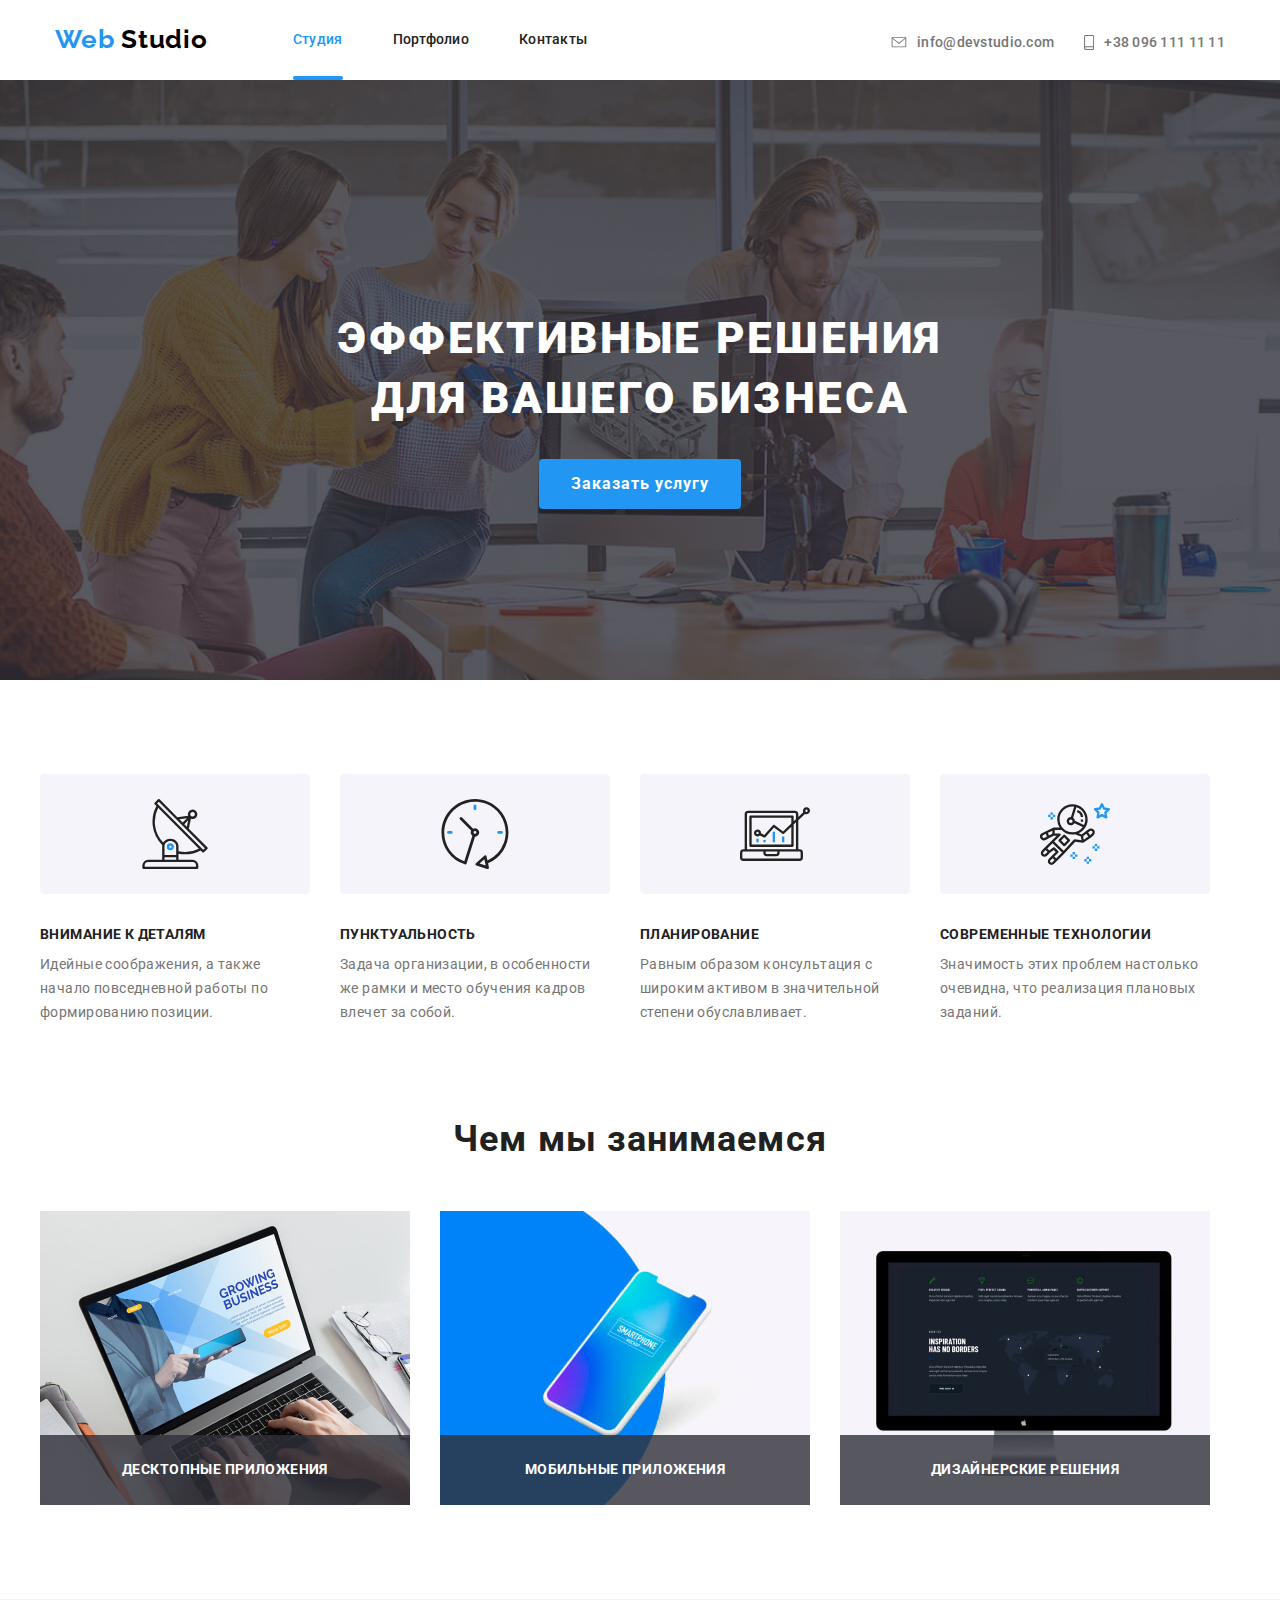
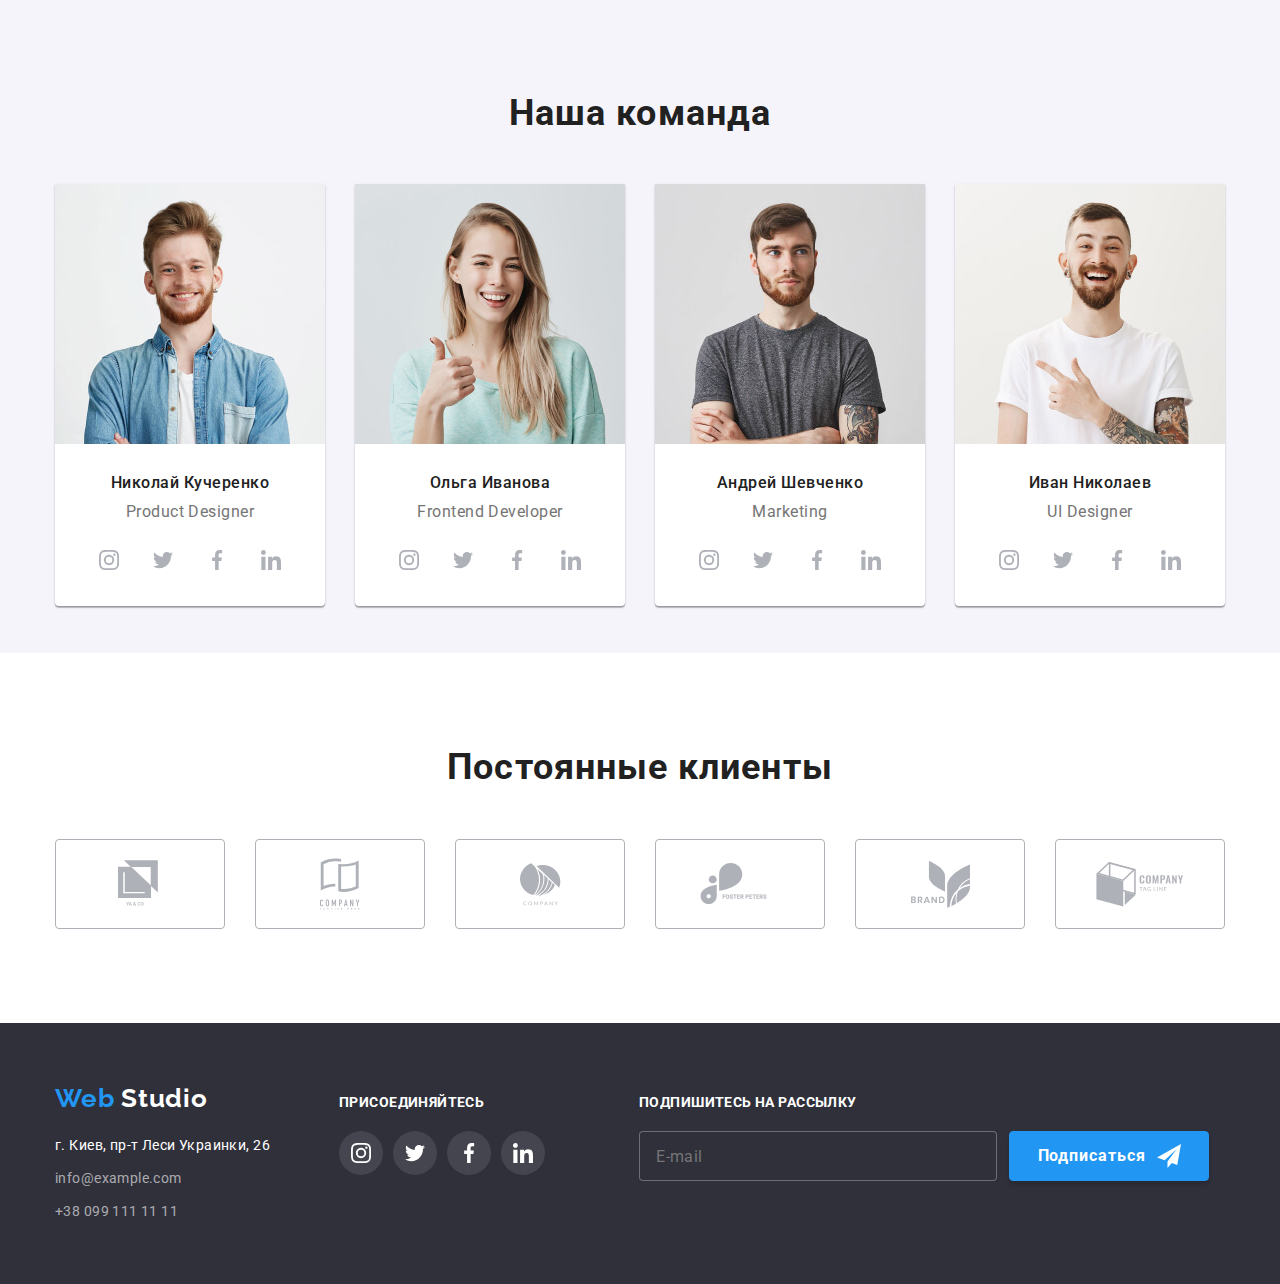
<file: index.html>
<!DOCTYPE html>
<html lang="ru">
  <head>
    <meta charset="UTF-8" />
    <meta name="viewport" content="width=device-width, initial-scale=1.0" />
    <title>Web Studio</title>
    <link rel="stylesheet" href="https://cdnjs.cloudflare.com/ajax/libs/animate.css/4.0.0/animate.min.css"/>
    <link href="https://fonts.googleapis.com/css2?family=Raleway:wght@700&family=Roboto:wght@400;500;700;900&display=swap" rel="stylesheet">
    <link rel="stylesheet" href="./css/main.min.css" />
  </head>
  <body>
    <!-- Шапка -->
    <header class="page-header">
      <div class="container">
        <nav class="main-navigation">
          <a class="logo link" href="" lang="en"
            ><span class="logo-item">Web</span> Studio</a
          >
          <ul class="navigation-list list">
            <li class="navigation-list-item">
              <a href="./index.html" class="navigation-list-link link current"
                >Студия</a
              >
            </li>
            <li class="navigation-list-item">
              <a href="./portfolio.html" class="navigation-list-link link"
                >Портфолио</a
              >
            </li>
            <li class="navigation-list-item">
              <a href="" class="navigation-list-link link">Контакты</a>
            </li>
          </ul>
        </nav>
          <ul class="contacts-list list">
            <li class="contacts-list-item">

              <a
                href="mailto:info@devstudio.com" class="contacts-link link" lang="en">
                <svg class="contacts-list-icon" width ="16" height="11">
                  <use href="./images/sprite.svg#icon-envelope"></use>
                </svg>
                info@devstudio.com
              </a>
            </li>
            <li class="contacts-list-item">
              <a href="tel:+380961111111" class="contacts-link link">
                <svg class="contacts-list-icon" width ="10" height="15">
                  <use href="./images/sprite.svg#icon-smartphone"></use>
                </svg>
                +38 096 111 11 11</a
              >
            </li>
          </ul>
      </div>
    </header>
    <main>
      <!-- Герой -->
      <section class="hero-section">
          <h1 class="hero-title">
            Эффективные решения <br />
            для вашего бизнеса
          </h1>
          <button data-modal-open type="button" class="hero-modal-btn">Заказать услугу</button>
          </div>
        </section>

      <!-- Преимущества -->
      <section class="advantages-section">
        <div class="container">
          <h2 hidden>Преимущества</h2>
          <ul class="advantages-list list">
            <li class="advantages-list-item">
              <svg aria-label="Спутниковая тарелка" class="icon-advantage">
                <use href="./images/sprite.svg#icon-advantage-1"></use>
              </svg>
              <h3 class="advantages-list-name">Внимание к деталям</h3>
              <p class="advantages-list-description">
                Идейные соображения, а также начало повседневной работы по
                формированию позиции.
              </p>
            </li>
            <li class="advantages-list-item">
              <svg aria-label="Часы" class="icon-advantage">
                <use href="./images/sprite.svg#icon-advantage-2"></use>
              </svg>
              <h3 class="advantages-list-name">Пунктуальность</h3>
              <p class="advantages-list-description">
                Задача организации, в особенности же рамки и место обучения
                кадров влечет за собой.
              </p>
            </li>
            <li class="advantages-list-item">
              <svg aria-label="Диаграмма" class="icon-advantage">
                <use href="./images/sprite.svg#icon-advantage-3"></use>
              </svg>
              <h3 class="advantages-list-name">Планирование</h3>
              <p class="advantages-list-description">
                Равным образом консультация с широким активом в значительной
                степени обуславливает.
              </p>
            </li>
            <li class="advantages-list-item">
              <svg aria-label="Космонавт" class="icon-advantage">
                <use href="./images/sprite.svg#icon-advantage-4"></use>
              </svg>
              <h3 class="advantages-list-name">Современные технологии</h3>
              <p class="advantages-list-description">
                Значимость этих проблем настолько очевидна, что реализация
                плановых заданий.
              </p>
            </li>
          </ul>
        </div>
      </section>

      <!-- Примеры работ -->
      <section class="examples-section">
        <div class="container">
          <h2 class="title">Чем мы занимаемся</h2>

          <ul class="examples-list list">
            <li class="examples-list-item">
              <img
                class="examples-list-img"
                src="./images/work-examples/example-1.jpg"
                alt="Ноутбук"
                width="370"
                height="294"
              />
              <b class="examples-list-name">Десктопные приложения</b>
            </li>
            <li class="examples-list-item">
              <img
                class="examples-list-img"
                src="./images/work-examples/example-2.jpg"
                alt="Смартфон"
                width="370"
                height="294"
              />
              <b class="examples-list-name">Мобильные приложения</b>
            </li>
            <li class="examples-list-item">
              <img
                class="examples-list-img"
                src="./images/work-examples/example-3.jpg"
                alt="Екран монитора"
                width="370"
                height="294"
              />
              <b class="examples-list-name">Дизайнерские решения</b>
            </li>
          </ul>
        </div>
      </section>

      <!-- Команда -->
      <section class="team-section">
        <div class="container">
          <h2 class="title">Наша команда</h2>

          <ul class="team-list list">
            <li class="team-list-item">
              <img
                class="team-list-img"
                src="./images/team/teamer-1.jpg"
                alt="Член команды"
                width="270"
                height="260"
              />
              <h3 class="team-list-name">Николай Кучеренко</h3>
              <b class="team-list-position">Product Designer</b>
              <ul class="social-list list">
                <li class="social-list-item">
                  <a
                    href=""
                    class="social-list-link" 
                    aria-label="Иконка Инстаграм">
                    <svg class="social-list-icon">
                      <use href="./images/sprite.svg#icon-instagram"></use>
                    </svg>
                </a>
                </li>
                <li class="social-list-item">
                  <a
                    href=""
                    class="social-list-link"
                    aria-label="Иконка Твиттер"
                    >
                    <svg class="social-list-icon">
                      <use href="./images/sprite.svg#icon-twitter"></use>
                    </svg>
                  </a>
                </li>
                <li class="social-list-item">
                  <a
                    href=""
                    class="social-list-link"
                    aria-label="Иконка Фейсбук"
                    >
                    <svg class="social-list-icon">
                      <use href="./images/sprite.svg#icon-facebook"></use>
                    </svg>
                  </a>
                </li>
                <li class="social-list-item">
                  <a
                    href=""
                    class="social-list-link"
                    aria-label="Иконка ЛинкдИн"
                    >
                    <svg class="social-list-icon">
                      <use href="./images/sprite.svg#icon-linkedin"></use>
                    </svg>
                  </a>
                </li>
              </ul>
            </li>

            <li class="team-list-item">
              <img
                class="team-list-img"
                src="./images/team/teamer-2.jpg"
                alt="Член команды"
                width="270"
                height="260"
              />
              <h3 class="team-list-name">Ольга Иванова</h3>
              <b class="team-list-position">Frontend Developer</b>
              <ul class="social-list list">
                <li class="social-list-item">
                  <a
                    href=""
                    class="social-list-link" 
                    aria-label="Иконка Инстаграм">
                    <svg class="social-list-icon">
                      <use href="./images/sprite.svg#icon-instagram"></use>
                    </svg>
                </a>
                </li>
                <li class="social-list-item">
                  <a
                    href=""
                    class="social-list-link"
                    aria-label="Иконка Твиттер"
                    >
                    <svg class="social-list-icon">
                      <use href="./images/sprite.svg#icon-twitter"></use>
                    </svg>
                  </a>
                </li>
                <li class="social-list-item">
                  <a
                    href=""
                    class="social-list-link"
                    aria-label="Иконка Фейсбук"
                    >
                    <svg class="social-list-icon">
                      <use href="./images/sprite.svg#icon-facebook"></use>
                    </svg>
                  </a>
                </li>
                <li class="social-list-item">
                  <a
                    href=""
                    class="social-list-link"
                    aria-label="Иконка ЛинкдИн"
                    >
                    <svg class="social-list-icon">
                      <use href="./images/sprite.svg#icon-linkedin"></use>
                    </svg>
                  </a>
                </li>
              </ul>
            </li>

            <li class="team-list-item">
              <img
                class="team-list-img"
                src="./images/team/teamer-3.jpg"
                alt="Член команды"
                width="270"
                height="260"
              />
              <h3 class="team-list-name">Андрей Шевченко</h3>
              <b class="team-list-position">Marketing</b>
              <ul class="social-list list">
                <li class="social-list-item">
                  <a
                    href=""
                    class="social-list-link" 
                    aria-label="Иконка Инстаграм">
                    <svg class="social-list-icon">
                      <use href="./images/sprite.svg#icon-instagram"></use>
                    </svg>
                </a>
                </li>
                <li class="social-list-item">
                  <a
                    href=""
                    class="social-list-link"
                    aria-label="Иконка Твиттер"
                    >
                    <svg class="social-list-icon">
                      <use href="./images/sprite.svg#icon-twitter"></use>
                    </svg>
                  </a>
                </li>
                <li class="social-list-item">
                  <a
                    href=""
                    class="social-list-link"
                    aria-label="Иконка Фейсбук"
                    >
                    <svg class="social-list-icon">
                      <use href="./images/sprite.svg#icon-facebook"></use>
                    </svg>
                  </a>
                </li>
                <li class="social-list-item">
                  <a
                    href=""
                    class="social-list-link"
                    aria-label="Иконка ЛинкдИн"
                    >
                    <svg class="social-list-icon">
                      <use href="./images/sprite.svg#icon-linkedin"></use>
                    </svg>
                  </a>
                </li>
              </ul>
            </li>

            <li class="team-list-item">
              <img
                class="team-list-img"
                src="./images/team/teamer-4.jpg"
                alt="Член команды"
                width="270"
                height="260"
              />
              <h3 class="team-list-name">Иван Николаев</h3>
              <b class="team-list-position">UI Designer</b>
              <ul class="social-list list">
                <li class="social-list-item">
                  <a
                    href=""
                    class="social-list-link" 
                    aria-label="Иконка Инстаграм">
                    <svg class="social-list-icon">
                      <use href="./images/sprite.svg#icon-instagram"></use>
                    </svg>
                </a>
                </li>
                <li class="social-list-item">
                  <a
                    href=""
                    class="social-list-link"
                    aria-label="Иконка Твиттер"
                    >
                    <svg class="social-list-icon">
                      <use href="./images/sprite.svg#icon-twitter"></use>
                    </svg>
                  </a>
                </li>
                <li class="social-list-item">
                  <a
                    href=""
                    class="social-list-link"
                    aria-label="Иконка Фейсбук"
                    >
                    <svg class="social-list-icon">
                      <use href="./images/sprite.svg#icon-facebook"></use>
                    </svg>
                  </a>
                </li>
                <li class="social-list-item">
                  <a
                    href=""
                    class="social-list-link"
                    aria-label="Иконка ЛинкдИн"
                    >
                    <svg class="social-list-icon">
                      <use href="./images/sprite.svg#icon-linkedin"></use>
                    </svg>
                  </a>
                </li>
              </ul>
            </li>
          </ul>
        </div>
      </section>

      <!-- Клиенты -->
      <section class="clients-section">
        <div class="container">
          <h2 class="title">Постоянные клиенты</h2>

          <ul class="clients-list list">
            <li class="clients-list-item">
              <a href="" class="clients-list-link" aria-label="Логотип первого клиента">
              <svg class="clients-list-icon" width="44" height="49">
                <use href="./images/sprite.svg#icon-client-1"></use>
              </svg>
            </a>
            </li>
            <li class="clients-list-item">
              <a href="" class="clients-list-link" aria-label="Логотип второго клиента"
                ><svg class="clients-list-icon" width="40" height="52">
                  <use href="./images/sprite.svg#icon-client-2"></use>
                </svg>
              </a>
            </li>
            <li class="clients-list-item">
              <a href="" class="clients-list-link" aria-label="Логотип третьего клиента"
                >
                <svg class="clients-list-icon" width="41" height="43">
                  <use href="./images/sprite.svg#icon-client-3"></use>
                </svg>
              </a>
            </li>
            <li class="clients-list-item">
              <a href="" class="clients-list-link" aria-label="Логотип четвертого клиента"
                >
                <svg class="clients-list-icon" width="80" height="42">
                  <use href="./images/sprite.svg#icon-client-4"></use>
                </svg>
              </a>
            </li>
            <li class="clients-list-item">
              <a href="" class="clients-list-link" aria-label="Логотип пятого клиента"
                >
                <svg class="clients-list-icon" width="59" height="47">
                  <use href="./images/sprite.svg#icon-client-5"></use>
                </svg>
              </a>
            </li>
            <li class="clients-list-item">
              <a href="" class="clients-list-link" aria-label="Логотип шестого клиента"
                >
                <svg class="clients-list-icon" width="88" height="45">
                  <use href="./images/sprite.svg#icon-client-6"></use>
                </svg>
              </a>
            </li>
          </ul>
        </div>
      </section>

    </main>

    <!-- Футер -->
    <footer class="footer">
      <div class="container">
        <div class="footer-contacts">
          <a class="footer-logo link" href="./index.html" lang="en"
            ><span class="footer-logo-item">Web</span> Studio</a
          >
          <address class="address">
            <p class="footer-address">г. Киев, пр-т Леси Украинки, 26</p>
            <div class="footer-mail">
              <a href="" class="footer-contacts-link link" lang="en"
                >info@example.com</a
              >
            </div>
            <div class="footer-tel">
              <a href="" class="footer-contacts-link link">+38 099 111 11 11</a>
            </div>
          </address>
        </div>

        <div class="footer-join-us">
          <b class="footer-contacts-title">присоединяйтесь</b>
          <ul class="footer-social-links-list list">
            <li class="footer-social-links-list-item">
              <a
                href=""
                class="footer-social-list-link"
                aria-label="Иконка Инстаграм">
                <svg class="footer-social-list-icon">
                  <use href="./images/sprite.svg#icon-instagram"></use>
                </svg>
              </a>
            </li>
            <li class="footer-social-links-list-item">
              <a
                href=""
                class="footer-social-list-link"
                aria-label="Иконка Твиттер"> 
                <svg class="footer-social-list-icon">
                  <use href="./images/sprite.svg#icon-twitter"></use>
                </svg>
              </a>
            </li>
            <li class="footer-social-links-list-item">
              <a
                href=""
                class="footer-social-list-link"
                aria-label="Иконка Фейсбук"
                >
                <svg class="footer-social-list-icon">
                  <use href="./images/sprite.svg#icon-facebook"></use>
                </svg>
              </a>
            </li>
            <li class="footer-social-links-list-item">
              <a
                href=""
                class="footer-social-list-link"
                aria-label="Иконка ЛинкдИн">
                <svg class="footer-social-list-icon">
                  <use href="./images/sprite.svg#icon-linkedin"></use>
                </svg>
            </a>
            </li>
          </ul>
        </div>

        <div class="footer-subscription">
          <form action="#" class="footer-submit-button">
            <div class="footer-submit-button-container">
              <b class="footer-contacts-title">Подпишитесь на рассылку</b>
              <input type="email" value="" name="user-email" id="user-email" class="footer-submit-mail" placeholder="E-mail" />
            </div>
              
              <button type="submit" class="footer-subscription-btn">
                <p class="footer-subscription-btn-desc">Подписаться</p> 
                <svg class="footer-btn-icon" width="24" height="24">
                  <use href="./images/sprite.svg#icon-icon-send"></use>
                </svg>
              </button>
            </div>
          </form>

        </div>
      </div>
    </footer>
 
<!--Модальное окно-->
    <div data-modal class="backdrop is-hidden">
      
      <form action="#" class="modal-form">
        <h2 class="modal-form-title">Оставьте свои данные, мы вам перезвоним</h2>
        <button data-modal-close type="button" class="modal-close-btn">
          <svg class="modal-close-btn-svg">
              <use href="./images/sprite.svg#icon-close-black"></use>
          </svg>
        </button>
        <div class="modal-form-input-wrapper">
          <input type="text" name="user-name" id="user-modal-name" class="modal-form-input" placeholder=" " required="">
          <label for="user-modal-name" class="modal-form-label">Имя</label>
            <svg class="modal-form-svg"> 
              <use href="./images/sprite.svg#icon-person-black"></use>
            </svg>
        </div>
     
        <div class="modal-form-input-wrapper">
          <input type="tel" name="user-tel" id="user-modal-tel" class="modal-form-input" placeholder=" " required="">
          <label for="user-modal-tel" class="modal-form-label">Телефон</label>
            <svg class="modal-form-svg"> 
              <use href="./images/sprite.svg#icon-phone-black"></use>
            </svg>
        </div>
      
        <div class="modal-form-input-wrapper">
          <input type="email" name="user-email" id="user-modal-email" class="modal-form-input" placeholder=" " required="">
          <label for="user-modal-email" class="modal-form-label">Почта</label>  
            <svg class="modal-form-svg"> 
              <use href="./images/sprite.svg#icon-email-black"></use>
            </svg>
        </div>
      
        <div class="modal-form-message">
          <textarea name="user-modal-message" class="modal-form-input text" placeholder=" "></textarea>
          <label for="user-modal-message" class="modal-form-label form-message">Комментарий</label> 
        </div>

        <div class="modal-form-option"></div>

        <label class="modal-form-option-label">
          <input type="checkbox" name="policy" value="accept-policy" class="modal-form-checkbox">
          <span class="modal-form-custom-checkbox"></span>
          <span class="modal-form-option-span">Соглашаюсь с рассылкой и принимаю <a href="#">Условия договора</a></span>
        </label>
      
        <button type="submit" class="modal-form-btn">Отправить</button>
      </form>
    </div>
    
    <script src="./js/modal.js"></script>
  </body>
</html>
</file>
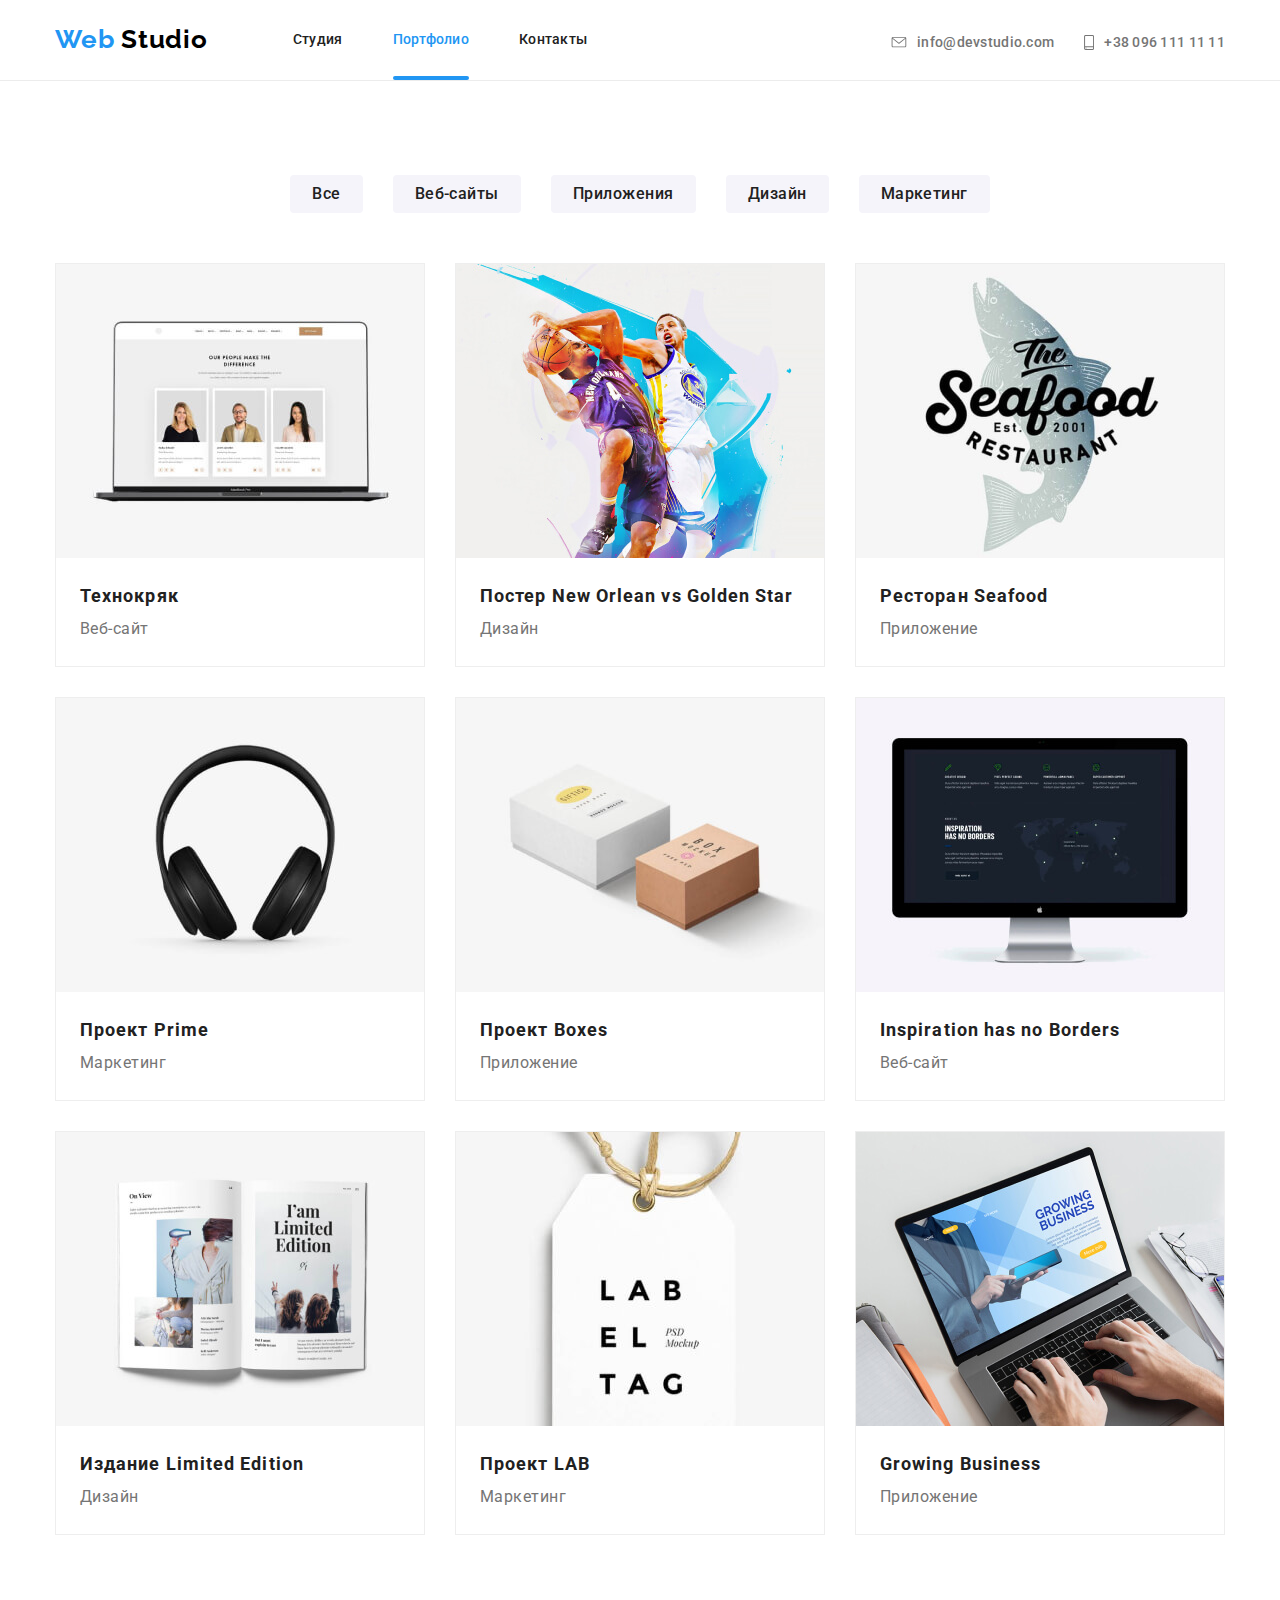
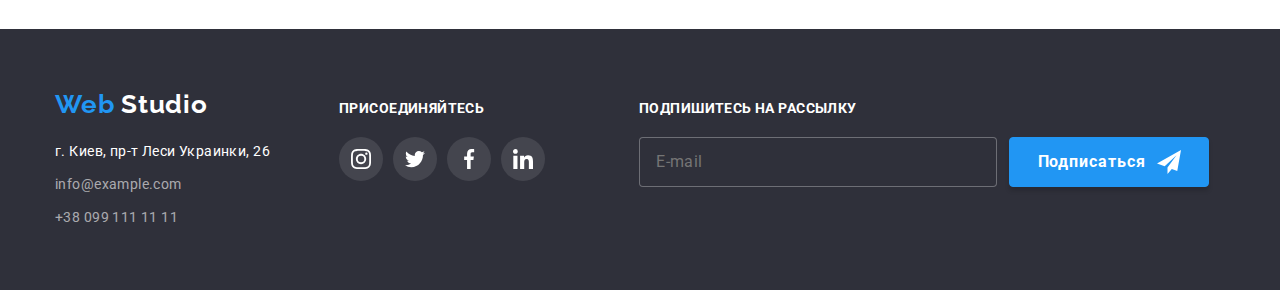
<file: portfolio.html>
<!DOCTYPE html>
<html lang="ru">
  <head>
    <meta charset="UTF-8" />
    <meta name="viewport" content="width=device-width, initial-scale=1.0" />
    <title>Web Studio</title>
    <link
      href="https://fonts.googleapis.com/css2?family=Raleway:wght@700&family=Roboto:wght@400;500;700&display=swap"
      rel="stylesheet"
    />
    <link rel="stylesheet" href="./css/portfolio.css"/>
  </head>
  <body>
    <!-- Шапка -->
    <header class="page-header header">
      <div class="container">
        <nav class="main-navigation">
          <a class="logo link" href="" lang="en"
            ><span class="logo-item">Web</span> Studio</a
          >
          <ul class="navigation-list list">
            <li class="navigation-list-item">
              <a href="./index.html" class="navigation-list-link link"
                >Студия</a
              >
            </li>
            <li class="navigation-list-item">
              <a href="./portfolio.html" class="navigation-list-link link current"
                >Портфолио</a
              >
            </li>
            <li class="navigation-list-item">
              <a href="" class="navigation-list-link link">Контакты</a>
            </li>
          </ul>
        </nav>
          <ul class="contacts-list list">
            <li class="contacts-list-item">

              <a
                href="mailto:info@devstudio.com" class="contacts-link link" lang="en">
                <svg class="contacts-list-icon" width ="16" height="11">
                  <use href="./images/sprite.svg#icon-envelope"></use>
                </svg>
                info@devstudio.com
              </a>
            </li>
            <li class="contacts-list-item">
              <a href="tel:+380961111111" class="contacts-link link">
                <svg class="contacts-list-icon" width ="10" height="15">
                  <use href="./images/sprite.svg#icon-smartphone"></use>
                </svg>
                +38 096 111 11 11</a
              >
            </li>
          </ul>
      </div>
    </header>
    <main>
      <!--Портфолио-->
      <section class="portfolio-section">
        <div class="container">
          <h1 hidden>Портфолио</h1>

          <ul class="portfolio-filter-list list">
            <li class="portfolio-filter-item">
              <button type="radio" class="portfolio-filter-btn">Все</button>
            </li>
            <li class="portfolio-filter-item">
              <button type="radio" class="portfolio-filter-btn">
                Веб-сайты
              </button>
            </li>
            <li class="portfolio-filter-item">
              <button type="radio" class="portfolio-filter-btn">
                Приложения
              </button>
            </li>
            <li class="portfolio-filter-item">
              <button type="radio" class="portfolio-filter-btn">Дизайн</button>
            </li>
            <li class="portfolio-filter-item">
              <button type="radio" class="portfolio-filter-btn">
                Маркетинг
              </button>
            </li>
          </ul>

          <ul class="portfolio-list list">
            <li class="portfolio-item">
              <a href="" class="portfolio-link link">
                <div class="portfolio-img-wrapper"> 
                  <img
                  class="portfolio-img"
                  src="./images/portfolio/portfolio-1.jpg"
                  alt=""
                  width="370"
                  height="294"
                />
                <p class="portfolio-item-description">
                  Технокряк это современная площадка распространения
                  коронавируса. Компании используют эту платформу для цифрового
                  шпионажа и атак на защищённые сервера конкурентов
                </p>
                </div>
                <div class="portfolio-name-list">
                  <b class="portfolio-name">Технокряк</b>
                  <p class="portfolio-name-item">Веб-сайт</p>
                </div>
              </a>
            </li>
            <li class="portfolio-item">
              <a href="" class="portfolio-link link">
                <div class="portfolio-img-wrapper"> 
                  <img
                  class="portfolio-img"
                  src="./images/portfolio/portfolio-2.jpg"
                  alt=""
                  width="370"
                  height="294"
                />
                <p class="portfolio-item-description">
                  Технокряк это современная площадка распространения
                  коронавируса. Компании используют эту платформу для цифрового
                  шпионажа и атак на защищённые сервера конкурентов
                </p>
                </div>
                <div class="portfolio-name-list">
                  <b class="portfolio-name">Постер New Orlean vs Golden Star</b>
                  <p class="portfolio-name-item">Дизайн</p>
                </div>
              </a>
            </li>
            <li class="portfolio-item">
              <a href="" class="portfolio-link link">
                <div class="portfolio-img-wrapper">
                  <img
                  class="portfolio-img"
                  src="./images/portfolio/portfolio-3.jpg"
                  alt=""
                  width="370"
                  height="294"
                />
                <p class="portfolio-item-description">
                  Технокряк это современная площадка распространения
                  коронавируса. Компании используют эту платформу для цифрового
                  шпионажа и атак на защищённые сервера конкурентов
                </p>
                </div> 
                <div class="portfolio-name-list">
                  <b class="portfolio-name">Ресторан Seafood</b>
                  <p class="portfolio-name-item">Приложение</p>
                </div>
              </a>
            </li>
            <li class="portfolio-item">
              <a href="" class="portfolio-link link">
                <div class="portfolio-img-wrapper"> 
                  <img
                  class="portfolio-img"
                  src="./images/portfolio/portfolio-4.jpg"
                  alt=""
                  width="370"
                  height="294"
                />
                <p class="portfolio-item-description">
                  Технокряк это современная площадка распространения
                  коронавируса. Компании используют эту платформу для цифрового
                  шпионажа и атак на защищённые сервера конкурентов
                </p>
                </div>
                <div class="portfolio-name-list">
                  <b class="portfolio-name">Проект Prime</b>
                  <p class="portfolio-name-item">Маркетинг</p>
                </div>
                </a>
            </li>
            <li class="portfolio-item">
              <a href="" class="portfolio-link link">
                <div class="portfolio-img-wrapper"> 
                  <img
                  class="portfolio-img"
                  src="./images/portfolio/portfolio-5.jpg"
                  alt=""
                  width="370"
                  height="294"
                />
                <p class="portfolio-item-description">
                  Технокряк это современная площадка распространения
                  коронавируса. Компании используют эту платформу для цифрового
                  шпионажа и атак на защищённые сервера конкурентов
                </p>
                </div>
                <div class="portfolio-name-list">
                  <b class="portfolio-name">Проект Boxes</b>
                  <p class="portfolio-name-item">Приложение</p>
                </div>
              </a>
            </li>
            <li class="portfolio-item">
              <a href="" class="portfolio-link link">
                <div class="portfolio-img-wrapper"> 
                  <img
                  class="portfolio-img"
                  src="./images/portfolio/portfolio-6.jpg"
                  alt=""
                  width="370"
                  height="294"
                />
                <p class="portfolio-item-description">
                  Технокряк это современная площадка распространения
                  коронавируса. Компании используют эту платформу для цифрового
                  шпионажа и атак на защищённые сервера конкурентов
                </p>
                </div>
                <div class="portfolio-name-list">
                  <b class="portfolio-name">Inspiration has no Borders</b>
                  <p class="portfolio-name-item">Веб-сайт</p>
                </div>
              </a>
            </li>
            <li class="portfolio-item">
              <a href="" class="portfolio-link link">
                <div class="portfolio-img-wrapper"> 
                  <img
                  class="portfolio-img"
                  src="./images/portfolio/portfolio-7.jpg"
                  alt=""
                  width="370"
                  height="294"
                />
                <p class="portfolio-item-description">
                  Технокряк это современная площадка распространения
                  коронавируса. Компании используют эту платформу для цифрового
                  шпионажа и атак на защищённые сервера конкурентов
                </p>
                </div>
                <div class="portfolio-name-list">
                  <b class="portfolio-name">Издание Limited Edition</b>
                  <p class="portfolio-name-item">Дизайн</p>
                </div>
              </a>
            </li>
            <li class="portfolio-item">
              <a href="" class="portfolio-link link">
                <div class="portfolio-img-wrapper"> 
                  <img
                  class="portfolio-img"
                  src="./images/portfolio/portfolio-8.jpg"
                  alt=""
                  width="370"
                  height="294"
                />
                <p class="portfolio-item-description">
                  Технокряк это современная площадка распространения
                  коронавируса. Компании используют эту платформу для цифрового
                  шпионажа и атак на защищённые сервера конкурентов
                </p>
                </div>
                <div class="portfolio-name-list">
                  <b class="portfolio-name">Проект LAB</b>
                  <p class="portfolio-name-item">Маркетинг</p>
                </div>
              </a>
            </li>
            <li class="portfolio-item">
              <a href="" class="portfolio-link link">
                <div class="portfolio-img-wrapper">
                  <img
                  class="portfolio-img"
                  src="./images/portfolio/portfolio-9.jpg"
                  alt=""
                  width="370"
                  height="294"
                />
                <p class="portfolio-item-description">
                  Технокряк это современная площадка распространения
                  коронавируса. Компании используют эту платформу для цифрового
                  шпионажа и атак на защищённые сервера конкурентов
                </p>
                </div>
                <div class="portfolio-name-list">
                  <b class="portfolio-name">Growing Business</b>
                  <p class="portfolio-name-item">Приложение</p>
                </div>
              </a>
            </li>
          </ul>
        </div>
      </section>
    </main>
    <!-- Футер -->
    <footer class="footer">
      <div class="container">
        <div class="footer-contacts">
          <a class="footer-logo link" href="./index.html" lang="en"
            ><span class="footer-logo-item">Web</span> Studio</a
          >
          <address class="address">
            <p class="footer-address">г. Киев, пр-т Леси Украинки, 26</p>
            <div class="footer-mail">
              <a href="" class="footer-contacts-link link" lang="en"
                >info@example.com</a
              >
            </div>
            <div class="footer-tel">
              <a href="" class="footer-contacts-link link">+38 099 111 11 11</a>
            </div>
          </address>
        </div>

        <div class="footer-join-us">
          <b class="footer-contacts-title">присоединяйтесь</b>
          <ul class="footer-social-links-list list">
            <li class="footer-social-links-list-item">
              <a
                href=""
                class="footer-social-list-link"
                aria-label="Иконка Инстаграм">
                <svg class="footer-social-list-icon">
                  <use href="./images/sprite.svg#icon-instagram"></use>
                </svg>
              </a>
            </li>
            <li class="footer-social-links-list-item">
              <a
                href=""
                class="footer-social-list-link"
                aria-label="Иконка Твиттер"> 
                <svg class="footer-social-list-icon">
                  <use href="./images/sprite.svg#icon-twitter"></use>
                </svg>
              </a>
            </li>
            <li class="footer-social-links-list-item">
              <a
                href=""
                class="footer-social-list-link"
                aria-label="Иконка Фейсбук"
                >
                <svg class="footer-social-list-icon">
                  <use href="./images/sprite.svg#icon-facebook"></use>
                </svg>
              </a>
            </li>
            <li class="footer-social-links-list-item">
              <a
                href=""
                class="footer-social-list-link"
                aria-label="Иконка ЛинкдИн">
                <svg class="footer-social-list-icon">
                  <use href="./images/sprite.svg#icon-linkedin"></use>
                </svg>
            </a>
            </li>
          </ul>
        </div>

        <div class="footer-subscription">
          <form action="#" class="footer-submit-button">
            <div class="footer-submit-button-container">
              <b class="footer-contacts-title">Подпишитесь на рассылку</b>
              <input type="email" value="" name="user-email" id="user-email" class="footer-submit-mail" placeholder="E-mail" />
            </div>
              
              <button type="submit" class="footer-subscription-btn">
                <p class="footer-subscription-btn-desc">Подписаться</p> 
                <svg class="footer-btn-icon" width="24" height="24">
                  <use href="./images/sprite.svg#icon-icon-send"></use>
                </svg>
              </button>
            </div>
          </form>

        </div>
      </div>
    </footer>
  </body>
</html>
</file>
<file: css/main.min.css>
.modal-close-btn-svg,.modal-close-btn,.advantages-list,.examples-list,.team-list,.social-list,.social-list-link,.clients-list,.clients-list-item,.clients-list-link,.footer-social-list-link,.footer-subscription-btn{display:-webkit-box;display:-ms-flexbox;display:flex;-webkit-box-pack:center;-ms-flex-pack:center;justify-content:center;-webkit-box-align:center;-ms-flex-align:center;align-items:center}/*! normalize.css v8.0.1 | MIT License | github.com/necolas/normalize.css */html{line-height:1.15;-webkit-text-size-adjust:100%}body{margin:0}main{display:block}h1{font-size:2em;margin:0.67em 0}hr{-webkit-box-sizing:content-box;box-sizing:content-box;height:0;overflow:visible}pre{font-family:monospace, monospace;font-size:1em}a{background-color:transparent}abbr[title]{border-bottom:none;text-decoration:underline;-webkit-text-decoration:underline dotted;text-decoration:underline dotted}b,strong{font-weight:bolder}code,kbd,samp{font-family:monospace, monospace;font-size:1em}small{font-size:80%}sub,sup{font-size:75%;line-height:0;position:relative;vertical-align:baseline}sub{bottom:-0.25em}sup{top:-0.5em}img{border-style:none}button,input,optgroup,select,textarea{font-family:inherit;font-size:100%;line-height:1.15;margin:0}button,input{overflow:visible}button,select{text-transform:none}button,[type="button"],[type="reset"],[type="submit"]{-webkit-appearance:button}button::-moz-focus-inner,[type="button"]::-moz-focus-inner,[type="reset"]::-moz-focus-inner,[type="submit"]::-moz-focus-inner{border-style:none;padding:0}button:-moz-focusring,[type="button"]:-moz-focusring,[type="reset"]:-moz-focusring,[type="submit"]:-moz-focusring{outline:1px dotted ButtonText}fieldset{padding:0.35em 0.75em 0.625em}legend{-webkit-box-sizing:border-box;box-sizing:border-box;color:inherit;display:table;max-width:100%;padding:0;white-space:normal}progress{vertical-align:baseline}textarea{overflow:auto}[type="checkbox"],[type="radio"]{-webkit-box-sizing:border-box;box-sizing:border-box;padding:0}[type="number"]::-webkit-inner-spin-button,[type="number"]::-webkit-outer-spin-button{height:auto}[type="search"]{-webkit-appearance:textfield;outline-offset:-2px}[type="search"]::-webkit-search-decoration{-webkit-appearance:none}::-webkit-file-upload-button{-webkit-appearance:button;font:inherit}details{display:block}summary{display:list-item}template{display:none}[hidden]{display:none}html{-webkit-box-sizing:border-box;box-sizing:border-box}*,*::before,*::after{-webkit-box-sizing:inherit;box-sizing:inherit}*{margin:0;padding:0}body{background-color:#ffffff;font-family:"Roboto",sans-serif;font-size:14px;color:#000000}img{display:block;height:auto}.link{text-decoration:none}.list{list-style:none}.container{width:1200px;padding-left:15px;padding-right:15px;margin-left:auto;margin-right:auto}.title{margin-bottom:50px;font-weight:700;font-size:36px;line-height:1.16;text-align:center;letter-spacing:0.03em;color:#212121}.header{border-bottom:1px solid #ECECEC}.page-header .container{display:-webkit-box;display:-ms-flexbox;display:flex;-webkit-box-align:baseline;-ms-flex-align:baseline;align-items:baseline}.main-navigation{display:-webkit-box;display:-ms-flexbox;display:flex;-webkit-box-align:center;-ms-flex-align:center;align-items:center}.logo{padding-top:24px;padding-bottom:25px;margin-right:85px;font-family:"Raleway",sans-serif;font-weight:700;font-size:26px;line-height:1.19;letter-spacing:0.03em;color:#000000}.logo-item{color:#2196f3}.navigation-list{display:-webkit-box;display:-ms-flexbox;display:flex}.navigation-list .navigation-list-item{position:relative}.navigation-list .navigation-list-item:not(:last-child){margin-right:50px}.navigation-list-link{display:block;padding-top:32px;padding-bottom:32px;font-weight:500;font-size:14px;line-height:1.14;letter-spacing:0.02em;color:#212121;-webkit-transition:color 250ms cubic-bezier(0.4, 0, 0.2, 1);-o-transition:color 250ms cubic-bezier(0.4, 0, 0.2, 1);transition:color 250ms cubic-bezier(0.4, 0, 0.2, 1)}.navigation-list-link:hover,.navigation-list-link:focus{color:#2196f3}.navigation-list-link.current{color:#2196f3}.navigation-list-link.current::after{position:absolute;bottom:0;left:0;content:"";margin-top:28px;display:block;width:100%;height:4px;background-color:#2196f3;border-radius:2px}.contacts-list{display:-webkit-box;display:-ms-flexbox;display:flex;-webkit-box-align:center;-ms-flex-align:center;align-items:center;margin-left:auto}.contacts-list .contacts-list-item:not(:last-child){margin-right:30px}.contacts-link{display:-webkit-box;display:-ms-flexbox;display:flex;-webkit-box-align:center;-ms-flex-align:center;align-items:center;font-weight:500;font-size:14px;line-height:1.14;letter-spacing:0.02em;color:#757575;-webkit-transition:color 250ms cubic-bezier(0.4, 0, 0.2, 1);-o-transition:color 250ms cubic-bezier(0.4, 0, 0.2, 1);transition:color 250ms cubic-bezier(0.4, 0, 0.2, 1)}.contacts-link:hover,.contacts-link:focus{color:#2196f3}.contacts-list-icon{margin-right:10px;fill:#757575;-webkit-transition:fill 250ms cubic-bezier(0.4, 0, 0.2, 1);-o-transition:fill 250ms cubic-bezier(0.4, 0, 0.2, 1);transition:fill 250ms cubic-bezier(0.4, 0, 0.2, 1)}.contacts-link:hover .contacts-list-icon,.contacts-link:focus .contacts-list-icon{fill:#2196f3}.hero-section{padding-top:200px;padding-bottom:200px;text-align:center;background:rgba(47,48,58,0.8);background-image:-webkit-gradient(linear, left top, left bottom, from(rgba(47,48,58,0.8)), to(rgba(47,48,58,0.8))),url(../images/header/header-background.jpg);background-image:-o-linear-gradient(rgba(47,48,58,0.8), rgba(47,48,58,0.8)),url(../images/header/header-background.jpg);background-image:linear-gradient(rgba(47,48,58,0.8), rgba(47,48,58,0.8)),url(../images/header/header-background.jpg);background-repeat:no-repeat;background-position:center;max-width:1600px;height:600px}.hero-title{margin-bottom:30px;font-weight:900;font-size:44px;line-height:1.36;text-align:center;letter-spacing:0.06em;text-transform:uppercase;color:#fff}.hero-modal-btn{display:block;padding-top:10px;padding-bottom:10px;padding-left:32px;padding-right:32px;min-width:200px;min-height:50px;margin-left:auto;margin-right:auto;text-align:center;font-weight:700;font-size:16px;line-height:1.87;letter-spacing:0.06em;color:#fff;background-color:#2196f3;-webkit-box-shadow:0px 4px 4px rgba(0,0,0,0.15);box-shadow:0px 4px 4px rgba(0,0,0,0.15);border-radius:4px;border:hidden;cursor:pointer;-webkit-transition:background-color 250ms cubic-bezier(0.4, 0, 0.2, 1);-o-transition:background-color 250ms cubic-bezier(0.4, 0, 0.2, 1);transition:background-color 250ms cubic-bezier(0.4, 0, 0.2, 1)}.hero-modal-btn:hover,.hero-modal-btn:focus{background-color:#188CE8}.backdrop.is-hidden{opacity:0;visibility:hidden;pointer-events:none;-webkit-transform:translateY(100%);-ms-transform:translateY(100%);transform:translateY(100%)}.backdrop{position:fixed;left:0;top:0;display:-webkit-box;display:-ms-flexbox;display:flex;-webkit-box-pack:center;-ms-flex-pack:center;justify-content:center;-webkit-box-align:center;-ms-flex-align:center;align-items:center;width:100%;height:100%;background-color:rgba(0,0,0,0.2);z-index:100}.modal-form{position:relative;display:-webkit-box;display:-ms-flexbox;display:flex;-webkit-box-orient:vertical;-webkit-box-direction:normal;-ms-flex-direction:column;flex-direction:column;background-color:#fff;border-radius:4px;padding:40px}.modal-form-title{font-family:"Roboto",sans-serif;font-style:normal;font-weight:bold;font-size:20px;line-height:23px;text-align:center;letter-spacing:0.03em;margin-bottom:30px;color:#212121}.modal-form-input-wrapper{position:relative;margin-bottom:28px}.modal-form-input{height:40px;padding-left:40px}.modal-form-input::-webkit-input-placeholder{color:transparent;-webkit-transition:color 250ms cubic-bezier(0.4, 0, 0.2, 1) 250ms;transition:color 250ms cubic-bezier(0.4, 0, 0.2, 1) 250ms}.modal-form-input::-moz-placeholder{color:transparent;-moz-transition:color 250ms cubic-bezier(0.4, 0, 0.2, 1) 250ms;transition:color 250ms cubic-bezier(0.4, 0, 0.2, 1) 250ms}.modal-form-input:-ms-input-placeholder{color:transparent;-ms-transition:color 250ms cubic-bezier(0.4, 0, 0.2, 1) 250ms;transition:color 250ms cubic-bezier(0.4, 0, 0.2, 1) 250ms}.modal-form-input::-ms-input-placeholder{color:transparent;-ms-transition:color 250ms cubic-bezier(0.4, 0, 0.2, 1) 250ms;transition:color 250ms cubic-bezier(0.4, 0, 0.2, 1) 250ms}.modal-form-input::placeholder{color:transparent;-webkit-transition:color 250ms cubic-bezier(0.4, 0, 0.2, 1) 250ms;-o-transition:color 250ms cubic-bezier(0.4, 0, 0.2, 1) 250ms;transition:color 250ms cubic-bezier(0.4, 0, 0.2, 1) 250ms}.modal-form-input:focus::-webkit-input-placeholder{color:#000000}.modal-form-input:focus::-moz-placeholder{color:#000000}.modal-form-input:focus:-ms-input-placeholder{color:#000000}.modal-form-input:focus::-ms-input-placeholder{color:#000000}.modal-form-input:focus::placeholder{color:#000000}.modal-form-input,.modal-form-message{display:block;width:100%;font-family:"Roboto",sans-serif;font-weight:normal;font-size:14px;line-height:1.14;letter-spacing:0.01em;border:1px solid rgba(33,33,33,0.2);border-radius:4px;background-color:transparent;cursor:pointer}.modal-form-message{position:relative;margin-bottom:28px;resize:none;margin-left:auto;margin-right:auto}.modal-form-message:focus::-webkit-input-placeholder{color:#2196f3}.modal-form-message:focus::-moz-placeholder{color:#2196f3}.modal-form-message:focus:-ms-input-placeholder{color:#2196f3}.modal-form-message:focus::-ms-input-placeholder{color:#2196f3}.modal-form-message:focus::placeholder{color:#2196f3}.text{width:470px;height:120px;resize:none;padding:12px 16px}.modal-form-input.text{border:1px solid rgba(33,33,33,0.2);border-radius:4px;cursor:pointer}.modal-form-label.form-message{top:20%;left:16px}.modal-form-input:focus,.modal-form-input:not(:placeholder-shown),.modal-form-message:focus .modal-form-message:not(:placeholder-shown){outline:none;border-color:#2196f3}.modal-form-input:not(:placeholder-shown) .form-message{top:-18px}.modal-form-svg{position:absolute;top:25%;left:19px;display:inline-block;width:16px;height:16px;fill:#212121;-webkit-transition:fill 250ms cubic-bezier(0.4, 0, 0.2, 1);-o-transition:fill 250ms cubic-bezier(0.4, 0, 0.2, 1);transition:fill 250ms cubic-bezier(0.4, 0, 0.2, 1)}.modal-form-label{position:absolute;top:50%;left:42px;-webkit-transform:translateY(-50%);-ms-transform:translateY(-50%);transform:translateY(-50%);font-family:"Roboto",sans-serif;color:#757575;font-weight:normal;font-size:14px;line-height:1.14;letter-spacing:0.01em;-webkit-transition:-webkit-transform 250ms cubic-bezier(0.4, 0, 0.2, 1);transition:-webkit-transform 250ms cubic-bezier(0.4, 0, 0.2, 1);-o-transition:transform 250ms cubic-bezier(0.4, 0, 0.2, 1);transition:transform 250ms cubic-bezier(0.4, 0, 0.2, 1);transition:transform 250ms cubic-bezier(0.4, 0, 0.2, 1), -webkit-transform 250ms cubic-bezier(0.4, 0, 0.2, 1)}.modal-form-input:focus+.modal-form-label,.modal-form-input:not(:placeholder-shown)+.modal-form-label{-webkit-transform:translateY(-39px) translateX(-28px);-ms-transform:translateY(-39px) translateX(-28px);transform:translateY(-39px) translateX(-28px);color:#2196f3}.modal-form-input.text:focus+.modal-form-label.form-message,.modal-form-input.text:not(:placeholder-shown)+.modal-form-label.form-message{-webkit-transform:translateY(-45px) translateX(0px);-ms-transform:translateY(-45px) translateX(0px);transform:translateY(-45px) translateX(0px)}.modal-form-input:focus ~ .modal-form-svg,.modal-form-input:not(:placeholder-shown) ~ .modal-form-svg{fill:#2196f3}.modal-form-option{margin-bottom:0px}.modal-form-option-label{margin-bottom:30px}.modal-form-checkbox{position:absolute;width:1px;height:1px;margin:-1px;border:0;padding:0;clip:rect(0 0 0 0);overflow:hidden}.modal-form-custom-checkbox{display:inline-block;width:16px;height:15px;margin-left:12px;border:2px solid #212121;border-radius:2px}.modal-form-option-span{font-size:12px;margin-left:9px;font-family:"Roboto",sans-serif;font-weight:normal;font-size:14px;line-height:1.71;letter-spacing:0.03em;color:#757575}.modal-form-option-span a{color:#2196f3}.modal-form-checkbox:checked+.modal-form-custom-checkbox{background-color:#2196f3;background-image:url(../images/icon-check.svg);background-position:50% 50%;border:2px solid #2196f3;border-radius:2px}.modal-form-btn{font-weight:bold;font-size:16px;line-height:1.87;letter-spacing:0.06em;background-color:#2196f3;color:#fff;padding:10px 32px 10px 32px;margin:auto;margin-bottom:30px;width:200px;height:50px;border-radius:4px;border-color:#2196f3;-webkit-transition:color 250ms cubic-bezier(0.4, 0, 0.2, 1);-o-transition:color 250ms cubic-bezier(0.4, 0, 0.2, 1);transition:color 250ms cubic-bezier(0.4, 0, 0.2, 1);text-transform:uppercase;cursor:pointer}.modal-form-btn:hover,.modal-form-btn:focus{background-color:#188CE8}.modal-close-btn-svg{position:absolute;width:11px;height:11px;fill:#000000}.modal-close-btn:focus .modal-close-btn-svg,.modal-close-btn:hover .modal-close-btn-svg{fill:#2196f3}.modal-close-btn{position:absolute;top:8px;right:8px;padding:9px;width:30px;height:30px;border-radius:50%;background-color:transparent;border:1px solid rgba(0,0,0,0.1);cursor:pointer;-webkit-transition:color 250ms cubic-bezier(0.4, 0, 0.2, 1);-o-transition:color 250ms cubic-bezier(0.4, 0, 0.2, 1);transition:color 250ms cubic-bezier(0.4, 0, 0.2, 1)}.advantages-section{padding-top:94px;padding-bottom:47px}.advantages-list-item{margin-right:30px}.advantages-list-item .icon-advantage{width:270px;height:120px;margin-bottom:30px;padding-top:25px;padding-bottom:25px;padding-right:100px;padding-left:100px;border-radius:4px;background-color:#f5f4fa}.advantages-list-name{margin-bottom:10px;font-weight:700;font-size:14px;line-height:1.14;letter-spacing:0.03em;text-transform:uppercase;color:#212121}.advantages-list-description{font-weight:normal;font-size:14px;line-height:1.71;letter-spacing:0.03em;color:#757575}.examples-section{padding-top:47px;padding-bottom:94px}.examples-list .examples-list-item{margin-right:30px;position:relative}.examples-list .examples-list-name{display:block;padding-top:27px;padding-bottom:27px;position:absolute;bottom:0;left:0;min-width:370px;top:76.2%;background-color:rgba(47,48,58,0.8);font-weight:700;font-size:14px;line-height:1.14;text-align:center;letter-spacing:0.03em;text-transform:uppercase;color:#fff}.team-section{padding-bottom:47px;background-color:#f5f4fa}.team-section .title{padding-top:94px}.team-list-item{background-color:#fff;width:270px;height:422px;-webkit-box-shadow:0px 2px 1px rgba(0,0,0,0.2),0px 1px 1px rgba(0,0,0,0.14),0px 1px 3px rgba(0,0,0,0.12);box-shadow:0px 2px 1px rgba(0,0,0,0.2),0px 1px 1px rgba(0,0,0,0.14),0px 1px 3px rgba(0,0,0,0.12);border-radius:0px 0px 4px 4px}.team-list-item:not(:last-child){margin-right:30px}.team-list-img{margin-bottom:30px}.team-list-name{margin-bottom:10px;font-weight:500;font-size:16px;line-height:1.18;text-align:center;letter-spacing:0.03em;color:#212121}.team-list-position{margin-bottom:16px;font-weight:400;display:block;font-size:16px;line-height:1.18;text-align:center;letter-spacing:0.03em;color:#757575}.social-list-item:not(:last-child){margin-right:10px}.social-list-link{width:44px;height:44px;border-radius:50%;color:#fff;-webkit-transition:background-color 250ms cubic-bezier(0.4, 0, 0.2, 1);-o-transition:background-color 250ms cubic-bezier(0.4, 0, 0.2, 1);transition:background-color 250ms cubic-bezier(0.4, 0, 0.2, 1)}.social-list-link:hover,.social-list-link:focus{background-color:#2196f3}.social-list-icon{width:20px;height:20px;fill:#AFB1B8;-webkit-transition:fill 250ms cubic-bezier(0.4, 0, 0.2, 1);-o-transition:fill 250ms cubic-bezier(0.4, 0, 0.2, 1);transition:fill 250ms cubic-bezier(0.4, 0, 0.2, 1)}.social-list-link:hover .social-list-icon,.social-list-link:focus .social-list-icon{fill:#fff}.clients-section{padding-top:94px;padding-bottom:94px}.clients-list-item{width:170px;height:90px;-webkit-box-sizing:border-box;box-sizing:border-box}.clients-list-item:not(:last-child){margin-right:30px}.clients-list-link{width:170px;height:90px;text-decoration:none;border:1px solid #AFB1B8;border-radius:4px;-webkit-transition:border 250ms cubic-bezier(0.4, 0, 0.2, 1);-o-transition:border 250ms cubic-bezier(0.4, 0, 0.2, 1);transition:border 250ms cubic-bezier(0.4, 0, 0.2, 1)}.clients-list-link:hover,.clients-list-link:focus{border:1px solid #2196f3}.clients-list-icon{fill:#AFB1B8;-webkit-transition:fill 250ms cubic-bezier(0.4, 0, 0.2, 1);-o-transition:fill 250ms cubic-bezier(0.4, 0, 0.2, 1);transition:fill 250ms cubic-bezier(0.4, 0, 0.2, 1)}.clients-list-link:hover .clients-list-icon,.clients-list-link:focus .clients-list-icon{fill:#2196f3}.footer{padding-top:60px;padding-bottom:60px;background-color:#2f303a}.footer .container{display:-webkit-box;display:-ms-flexbox;display:flex;-webkit-box-align:baseline;-ms-flex-align:baseline;align-items:baseline}.footer-logo{font-family:"Raleway",sans-serif;font-weight:700;font-size:26px;line-height:1.19;letter-spacing:0.03em;color:#fff}.footer-logo-item{color:#2196f3}.footer-contacts{margin-right:69px}.address{font-style:inherit}.footer-address{margin-top:20px;margin-bottom:9px;font-weight:400;font-size:14px;line-height:1.71;letter-spacing:0.03em;color:#fff}.footer-mail{margin-bottom:9px}.footer-contacts-link{font-weight:400;font-size:14px;line-height:1.71;letter-spacing:0.03em;color:rgba(255,255,255,0.6)}.footer-join-us{margin-right:94px}.footer-contacts-title{display:block;margin-bottom:20px;font-weight:700;font-size:14px;line-height:1.14;letter-spacing:0.03em;text-transform:uppercase;color:#fff}.footer-social-links-list{display:-webkit-box;display:-ms-flexbox;display:flex;-ms-flex-pack:distribute;justify-content:space-around}.footer-social-links-list-item:not(:last-child){margin-right:10px}.footer-social-list-link{width:44px;height:44px;border-radius:50%;background-color:rgba(255,255,255,0.1);-webkit-transition:background-color 250ms cubic-bezier(0.4, 0, 0.2, 1);-o-transition:background-color 250ms cubic-bezier(0.4, 0, 0.2, 1);transition:background-color 250ms cubic-bezier(0.4, 0, 0.2, 1)}.footer-social-list-link:hover,.footer-social-list-link:focus{background-color:#2196f3}.footer-social-list-icon{width:20px;height:20px;fill:#fff}.footer-submit-button{display:-webkit-box;display:-ms-flexbox;display:flex;-webkit-box-align:end;-ms-flex-align:end;align-items:flex-end}.footer-submit-button-container{display:-webkit-box;display:-ms-flexbox;display:flex;-webkit-box-orient:vertical;-webkit-box-direction:normal;-ms-flex-direction:column;flex-direction:column}.footer-submit-mail{display:block;margin-right:12px;width:358px;height:50px;border:1px solid rgba(255,255,255,0.3);border-radius:4px;background-color:#2f303a;font-family:"Roboto",sans-serif;font-weight:normal;font-size:16px;line-height:1.25;letter-spacing:0.03em;color:rgba(255,255,255,0.6);padding-top:15px;padding-bottom:15px;padding-left:16px;padding-right:16px}.footer-submit-mail:focus{outline:none}.footer-subscription-btn{text-align:center;padding-top:10px;padding-bottom:10px;width:200px;height:50px;text-decoration:none;border:1px solid #2196f3;background-color:#2196f3;border-radius:4px;-webkit-box-shadow:0px 4px 4px rgba(0,0,0,0.15);box-shadow:0px 4px 4px rgba(0,0,0,0.15)}.footer-subscription-btn-desc{display:-webkit-box;display:-ms-flexbox;display:flex;margin-right:10px;padding-top:10px;padding-bottom:10px;width:109px;height:30px;-webkit-box-align:center;-ms-flex-align:center;align-items:center;text-align:center;font-weight:700;font-size:16px;line-height:1.87;letter-spacing:0.06em;color:#fff;background-color:#2196f3}.footer-btn-icon{fill:#fff}
/*# sourceMappingURL=main.min.css.map */
</file>
<file: css/portfolio.css>
@charset "UTF-8";
.portfolio-filter-list, .footer-social-list-link, .footer-subscription-btn {
  display: flex;
  justify-content: center;
  align-items: center;
}

/*! normalize.css v8.0.1 | MIT License | github.com/necolas/normalize.css */
/* Document
   ========================================================================== */
/**
 * 1. Correct the line height in all browsers.
 * 2. Prevent adjustments of font size after orientation changes in iOS.
 */
html {
  line-height: 1.15;
  /* 1 */
  -webkit-text-size-adjust: 100%;
  /* 2 */
}

/* Sections
     ========================================================================== */
/**
   * Remove the margin in all browsers.
   */
body {
  margin: 0;
}

/**
   * Render the `main` element consistently in IE.
   */
main {
  display: block;
}

/**
   * Correct the font size and margin on `h1` elements within `section` and
   * `article` contexts in Chrome, Firefox, and Safari.
   */
h1 {
  font-size: 2em;
  margin: 0.67em 0;
}

/* Grouping content
     ========================================================================== */
/**
   * 1. Add the correct box sizing in Firefox.
   * 2. Show the overflow in Edge and IE.
   */
hr {
  box-sizing: content-box;
  /* 1 */
  height: 0;
  /* 1 */
  overflow: visible;
  /* 2 */
}

/**
   * 1. Correct the inheritance and scaling of font size in all browsers.
   * 2. Correct the odd `em` font sizing in all browsers.
   */
pre {
  font-family: monospace, monospace;
  /* 1 */
  font-size: 1em;
  /* 2 */
}

/* Text-level semantics
     ========================================================================== */
/**
   * Remove the gray background on active links in IE 10.
   */
a {
  background-color: transparent;
}

/**
   * 1. Remove the bottom border in Chrome 57-
   * 2. Add the correct text decoration in Chrome, Edge, IE, Opera, and Safari.
   */
abbr[title] {
  border-bottom: none;
  /* 1 */
  text-decoration: underline;
  /* 2 */
  text-decoration: underline dotted;
  /* 2 */
}

/**
   * Add the correct font weight in Chrome, Edge, and Safari.
   */
b,
strong {
  font-weight: bolder;
}

/**
   * 1. Correct the inheritance and scaling of font size in all browsers.
   * 2. Correct the odd `em` font sizing in all browsers.
   */
code,
kbd,
samp {
  font-family: monospace, monospace;
  /* 1 */
  font-size: 1em;
  /* 2 */
}

/**
   * Add the correct font size in all browsers.
   */
small {
  font-size: 80%;
}

/**
   * Prevent `sub` and `sup` elements from affecting the line height in
   * all browsers.
   */
sub,
sup {
  font-size: 75%;
  line-height: 0;
  position: relative;
  vertical-align: baseline;
}

sub {
  bottom: -0.25em;
}

sup {
  top: -0.5em;
}

/* Embedded content
     ========================================================================== */
/**
   * Remove the border on images inside links in IE 10.
   */
img {
  border-style: none;
}

/* Forms
     ========================================================================== */
/**
   * 1. Change the font styles in all browsers.
   * 2. Remove the margin in Firefox and Safari.
   */
button,
input,
optgroup,
select,
textarea {
  font-family: inherit;
  /* 1 */
  font-size: 100%;
  /* 1 */
  line-height: 1.15;
  /* 1 */
  margin: 0;
  /* 2 */
}

/**
   * Show the overflow in IE.
   * 1. Show the overflow in Edge.
   */
button,
input {
  /* 1 */
  overflow: visible;
}

/**
   * Remove the inheritance of text transform in Edge, Firefox, and IE.
   * 1. Remove the inheritance of text transform in Firefox.
   */
button,
select {
  /* 1 */
  text-transform: none;
}

/**
   * Correct the inability to style clickable types in iOS and Safari.
   */
button,
[type="button"],
[type="reset"],
[type="submit"] {
  -webkit-appearance: button;
}

/**
   * Remove the inner border and padding in Firefox.
   */
button::-moz-focus-inner,
[type="button"]::-moz-focus-inner,
[type="reset"]::-moz-focus-inner,
[type="submit"]::-moz-focus-inner {
  border-style: none;
  padding: 0;
}

/**
   * Restore the focus styles unset by the previous rule.
   */
button:-moz-focusring,
[type="button"]:-moz-focusring,
[type="reset"]:-moz-focusring,
[type="submit"]:-moz-focusring {
  outline: 1px dotted ButtonText;
}

/**
   * Correct the padding in Firefox.
   */
fieldset {
  padding: 0.35em 0.75em 0.625em;
}

/**
   * 1. Correct the text wrapping in Edge and IE.
   * 2. Correct the color inheritance from `fieldset` elements in IE.
   * 3. Remove the padding so developers are not caught out when they zero out
   *    `fieldset` elements in all browsers.
   */
legend {
  box-sizing: border-box;
  /* 1 */
  color: inherit;
  /* 2 */
  display: table;
  /* 1 */
  max-width: 100%;
  /* 1 */
  padding: 0;
  /* 3 */
  white-space: normal;
  /* 1 */
}

/**
   * Add the correct vertical alignment in Chrome, Firefox, and Opera.
   */
progress {
  vertical-align: baseline;
}

/**
   * Remove the default vertical scrollbar in IE 10+.
   */
textarea {
  overflow: auto;
}

/**
   * 1. Add the correct box sizing in IE 10.
   * 2. Remove the padding in IE 10.
   */
[type="checkbox"],
[type="radio"] {
  box-sizing: border-box;
  /* 1 */
  padding: 0;
  /* 2 */
}

/**
   * Correct the cursor style of increment and decrement buttons in Chrome.
   */
[type="number"]::-webkit-inner-spin-button,
[type="number"]::-webkit-outer-spin-button {
  height: auto;
}

/**
   * 1. Correct the odd appearance in Chrome and Safari.
   * 2. Correct the outline style in Safari.
   */
[type="search"] {
  -webkit-appearance: textfield;
  /* 1 */
  outline-offset: -2px;
  /* 2 */
}

/**
   * Remove the inner padding in Chrome and Safari on macOS.
   */
[type="search"]::-webkit-search-decoration {
  -webkit-appearance: none;
}

/**
   * 1. Correct the inability to style clickable types in iOS and Safari.
   * 2. Change font properties to `inherit` in Safari.
   */
::-webkit-file-upload-button {
  -webkit-appearance: button;
  /* 1 */
  font: inherit;
  /* 2 */
}

/* Interactive
     ========================================================================== */
/*
   * Add the correct display in Edge, IE 10+, and Firefox.
   */
details {
  display: block;
}

/*
   * Add the correct display in all browsers.
   */
summary {
  display: list-item;
}

/* Misc
     ========================================================================== */
/**
   * Add the correct display in IE 10+.
   */
template {
  display: none;
}

/**
   * Add the correct display in IE 10.
   */
[hidden] {
  display: none;
}

html {
  box-sizing: border-box;
}

*,
*::before,
*::after {
  box-sizing: inherit;
}

* {
  margin: 0;
  padding: 0;
}

body {
  background-color: #ffffff;
  font-family: "Roboto", sans-serif;
  font-size: 14px;
  color: #000000;
}

img {
  display: block;
  height: auto;
}

.link {
  text-decoration: none;
}

.list {
  list-style: none;
}

.container {
  width: 1200px;
  padding-left: 15px;
  padding-right: 15px;
  margin-left: auto;
  margin-right: auto;
}

.title {
  margin-bottom: 50px;
  font-weight: 700;
  font-size: 36px;
  line-height: 1.16;
  text-align: center;
  letter-spacing: 0.03em;
  color: #212121;
}

/* общий css для index.html и portfolio.html */
/* Шапка */
.header {
  border-bottom: 1px solid #ECECEC;
}

.page-header .container {
  display: flex;
  align-items: baseline;
}

.main-navigation {
  display: flex;
  align-items: center;
}

.logo {
  padding-top: 24px;
  padding-bottom: 25px;
  margin-right: 85px;
  font-family: "Raleway", sans-serif;
  font-weight: 700;
  font-size: 26px;
  line-height: 1.19;
  letter-spacing: 0.03em;
  color: #000000;
}

.logo-item {
  color: #2196f3;
}

.navigation-list {
  display: flex;
}

.navigation-list .navigation-list-item {
  position: relative;
}

.navigation-list .navigation-list-item:not(:last-child) {
  margin-right: 50px;
}

.navigation-list-link {
  display: block;
  padding-top: 32px;
  padding-bottom: 32px;
  font-weight: 500;
  font-size: 14px;
  line-height: 1.14;
  letter-spacing: 0.02em;
  color: #212121;
  transition: color 250ms cubic-bezier(0.4, 0, 0.2, 1);
}

.navigation-list-link:hover, .navigation-list-link:focus {
  color: #2196f3;
}

.navigation-list-link.current {
  color: #2196f3;
}

.navigation-list-link.current::after {
  position: absolute;
  bottom: 0;
  left: 0;
  content: "";
  margin-top: 28px;
  display: block;
  width: 100%;
  height: 4px;
  background-color: #2196f3;
  border-radius: 2px;
}

.contacts-list {
  display: flex;
  align-items: center;
  margin-left: auto;
}

.contacts-list .contacts-list-item:not(:last-child) {
  margin-right: 30px;
}

.contacts-link {
  display: flex;
  align-items: center;
  font-weight: 500;
  font-size: 14px;
  line-height: 1.14;
  letter-spacing: 0.02em;
  color: #757575;
  transition: color 250ms cubic-bezier(0.4, 0, 0.2, 1);
}

.contacts-link:hover, .contacts-link:focus {
  color: #2196f3;
}

.contacts-list-icon {
  margin-right: 10px;
  fill: #757575;
  transition: fill 250ms cubic-bezier(0.4, 0, 0.2, 1);
}

.contacts-link:hover .contacts-list-icon,
.contacts-link:focus .contacts-list-icon {
  fill: #2196f3;
}

/* css для portfolio.html */
.portfolio-section {
  padding-top: 94px;
  padding-bottom: 94px;
}

/* Фильтр портфолио */
.portfolio-filter-list {
  margin-bottom: 50px;
}

.portfolio-filter-item {
  text-align: center;
}

.portfolio-filter-item:not(:last-child) {
  margin-right: 30px;
}

.portfolio-filter-btn {
  padding-top: 6px;
  padding-bottom: 6px;
  padding-left: 22px;
  padding-right: 22px;
  background-color: #f5f4fa;
  font-weight: 500;
  font-size: 16px;
  line-height: 1.62;
  text-align: center;
  letter-spacing: 0.03em;
  color: #212121;
  border: none;
  border-radius: 4px;
  transition: background-color 250ms cubic-bezier(0.4, 0, 0.2, 1), color 250ms cubic-bezier(0.4, 0, 0.2, 1), box-shadow 250ms cubic-bezier(0.4, 0, 0.2, 1);
}

.portfolio-filter-btn:hover, .portfolio-filter-btn:focus {
  background-color: #2196f3;
  color: #ffffff;
  box-shadow: 0px 2px 2px rgba(0, 0, 0, 0.12), 0px 1px 2px rgba(0, 0, 0, 0.08), 0px 3px 1px rgba(0, 0, 0, 0.1);
}

/* Портфолио */
.portfolio-list {
  display: flex;
  flex-wrap: wrap;
}

.portfolio-item {
  width: 370px;
  height: 404px;
  border: 1px solid #EEEEEE;
  background-color: #ffffff;
  transition: box-shadow 250ms cubic-bezier(0.4, 0, 0.2, 1);
}

.portfolio-item:not(:nth-last-child(-n + 3)) {
  margin-bottom: 30px;
}

.portfolio-item:not(:nth-last-child(3n + 1)) {
  margin-right: 30px;
}

.portfolio-item:hover, .portfolio-item:focus {
  box-shadow: 1px 4px 6px rgba(0, 0, 0, 0.16), 0px 4px 4px rgba(0, 0, 0, 0.06), 0px 1px 1px rgba(0, 0, 0, 0.12);
}

.portfolio-img-wrapper {
  position: relative;
  overflow: hidden;
}

.portfolio-name-list {
  padding-top: 20px;
  padding-bottom: 20px;
  padding-right: 24px;
  padding-left: 24px;
}

.portfolio-name {
  margin-bottom: 4px;
  font-weight: 700;
  font-size: 18px;
  line-height: 2;
  letter-spacing: 0.06em;
  color: #212121;
}

.portfolio-name-item {
  font-weight: 400;
  font-size: 16px;
  line-height: 1.87;
  letter-spacing: 0.03em;
  color: #757575;
}

.portfolio-item-description {
  position: absolute;
  display: block;
  top: 100%;
  left: 0;
  width: 100%;
  height: 100%;
  margin: 0;
  padding-top: 63px;
  padding-bottom: 63px;
  padding-left: 24px;
  padding-right: 24px;
  font-family: "Roboto", sans-serif;
  font-weight: 400;
  font-size: 18px;
  letter-spacing: 0.03em;
  line-height: 1.55em;
  color: #ffffff;
  background: rgba(33, 150, 243, 0.9);
  opacity: 0;
  transform: translateY(100%);
  transition: transform 1000ms cubic-bezier(0.4, 0, 0.2, 1);
}

.portfolio-item:hover .portfolio-item-description {
  transform: translateY(0);
  opacity: 1;
  top: 0%;
}

/* общий css для index.html и portfolio.html */
/* Футер */
.footer {
  padding-top: 60px;
  padding-bottom: 60px;
  background-color: #2f303a;
}

.footer .container {
  display: flex;
  align-items: baseline;
}

.footer-logo {
  /* margin-bottom: 20px; */
  font-family: "Raleway", sans-serif;
  font-weight: 700;
  font-size: 26px;
  line-height: 1.19;
  letter-spacing: 0.03em;
  color: #ffffff;
}

.footer-logo-item {
  color: #2196f3;
}

.footer-contacts {
  margin-right: 69px;
}

.address {
  font-style: inherit;
}

.footer-address {
  margin-top: 20px;
  margin-bottom: 9px;
  font-weight: 400;
  font-size: 14px;
  line-height: 1.71;
  letter-spacing: 0.03em;
  color: #ffffff;
}

.footer-mail {
  margin-bottom: 9px;
}

.footer-contacts-link {
  font-weight: 400;
  font-size: 14px;
  line-height: 1.71;
  letter-spacing: 0.03em;
  color: rgba(255, 255, 255, 0.6);
}

.footer-join-us {
  margin-right: 94px;
}

.footer-contacts-title {
  display: block;
  margin-bottom: 20px;
  font-weight: 700;
  font-size: 14px;
  line-height: 1.14;
  letter-spacing: 0.03em;
  text-transform: uppercase;
  color: #ffffff;
}

.footer-social-links-list {
  display: flex;
  justify-content: space-around;
}

.footer-social-links-list-item:not(:last-child) {
  margin-right: 10px;
}

.footer-social-list-link {
  width: 44px;
  height: 44px;
  border-radius: 50%;
  background-color: rgba(255, 255, 255, 0.1);
  transition: background-color 250ms cubic-bezier(0.4, 0, 0.2, 1);
}

.footer-social-list-link:hover,
.footer-social-list-link:focus {
  background-color: #2196f3;
}

.footer-social-list-icon {
  width: 20px;
  height: 20px;
  fill: #ffffff;
}

.footer-submit-button {
  display: flex;
  align-items: flex-end;
}

.footer-submit-button-container {
  display: flex;
  flex-direction: column;
}

.footer-submit-mail {
  display: block;
  margin-right: 12px;
  width: 358px;
  height: 50px;
  border: 1px solid rgba(255, 255, 255, 0.3);
  border-radius: 4px;
  background-color: #2f303a;
  font-family: "Roboto", sans-serif;
  font-weight: normal;
  font-size: 16px;
  line-height: 1.25;
  letter-spacing: 0.03em;
  color: rgba(255, 255, 255, 0.6);
  padding-top: 15px;
  padding-bottom: 15px;
  padding-left: 16px;
  padding-right: 16px;
}

.footer-submit-mail:focus {
  outline: none;
}

.footer-subscription-btn {
  text-align: center;
  padding-top: 10px;
  padding-bottom: 10px;
  width: 200px;
  height: 50px;
  text-decoration: none;
  border: 1px solid #2196f3;
  background-color: #2196f3;
  border-radius: 4px;
  box-shadow: 0px 4px 4px rgba(0, 0, 0, 0.15);
}

.footer-subscription-btn-desc {
  display: flex;
  margin-right: 10px;
  padding-top: 10px;
  padding-bottom: 10px;
  width: 109px;
  height: 30px;
  align-items: center;
  text-align: center;
  font-weight: 700;
  font-size: 16px;
  line-height: 1.87;
  letter-spacing: 0.06em;
  color: #ffffff;
  background-color: #2196f3;
}

.footer-btn-icon {
  fill: #ffffff;
}
/*# sourceMappingURL=portfolio.css.map */
</file>
